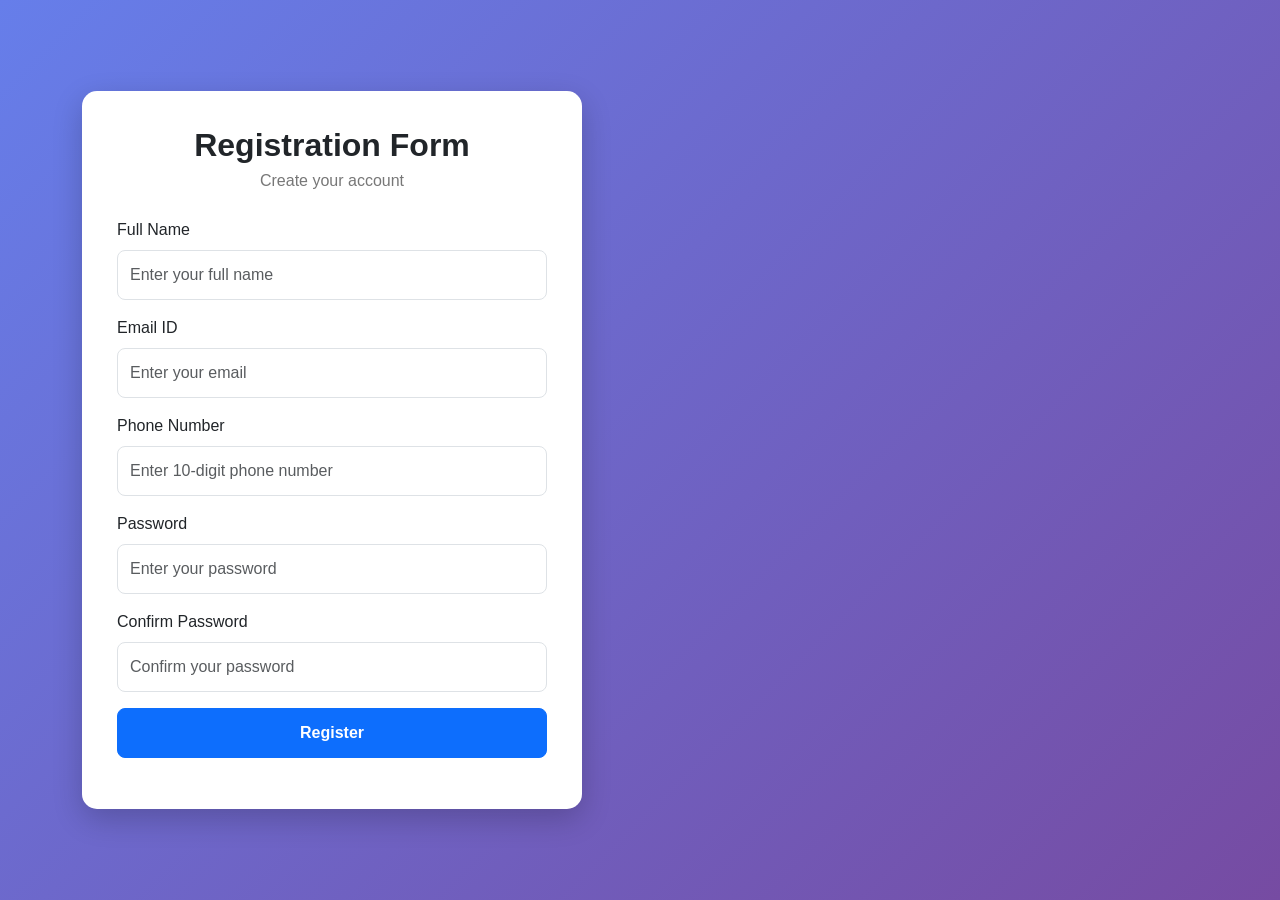
<file: index.html>
<!DOCTYPE html>
<html lang="en">
<head>
    <meta charset="UTF-8">
    <meta name="viewport" content="width=device-width, initial-scale=1.0">
    <title>Form Validation</title>

    <link href="https://cdn.jsdelivr.net/npm/bootstrap@5.3.3/dist/css/bootstrap.min.css" rel="stylesheet">
    <link rel="stylesheet" href="style1.css">
</head>

<body>

<div class="container">
    <div class="form-container">
        <h2>Registration Form</h2>
        <p class="subtitle">Create your account</p>

        <form id="registrationForm" onsubmit="validateForm(event)">

            <div class="mb-3">
                <label for="name" class="form-label">Full Name</label>
                <input type="text" id="name" class="form-control"
                       placeholder="Enter your full name"
                       onchange="validateName()">
                <small id="nameError" class="error"></small>
            </div>

            <div class="mb-3">
                <label for="email" class="form-label">Email ID</label>
                <input type="text" id="email" class="form-control"
                       placeholder="Enter your email"
                       onchange="validateEmail()">
                <small id="emailError" class="error"></small>
            </div>

            <div class="mb-3">
                <label for="phone" class="form-label">Phone Number</label>
                <input type="text" id="phone" class="form-control"
                       placeholder="Enter 10-digit phone number"
                       onchange="validatePhone()">
                <small id="phoneError" class="error"></small>
            </div>

            <div class="mb-3">
                <label for="password" class="form-label">Password</label>
                <input type="password" id="password" class="form-control"
                       placeholder="Enter your password"
                       onchange="validatePassword()">
                <small id="passwordError" class="error"></small>
            </div>

            <div class="mb-3">
                <label for="confirmPassword" class="form-label">Confirm Password</label>
                <input type="password" id="confirmPassword" class="form-control"
                       placeholder="Confirm your password"
                       onchange="validateConfirmPassword()">
                <small id="confirmPasswordError" class="error"></small>
            </div>

            <button type="submit" class="btn btn-primary w-100">
                Register
            </button>

        </form>

        <p id="successMessage"></p>
    </div>
</div>

<script src="script1.js"></script>

</body>
</html>
</file>
<file: style1.css>
body {
    margin: 0;
    padding: 0;
    min-height: 100vh;
    display: flex;
    justify-content: center;
    align-items: center;
    background: linear-gradient(135deg, #667eea, #764ba2);
    font-family: Arial, sans-serif;
}

.form-container {
    width: 100%;
    max-width: 500px;
    background: white;
    padding: 35px;
    border-radius: 15px;
    box-shadow: 0 10px 30px rgba(0, 0, 0, 0.2);
}

h2 {
    text-align: center;
    margin-bottom: 5px;
    font-weight: bold;
}

.subtitle {
    text-align: center;
    color: #777;
    margin-bottom: 25px;
}

.form-control {
    padding: 12px;
    border-radius: 8px;
}

.form-control:focus {
    box-shadow: none;
    border-color: #667eea;
}

.error {
    display: block;
    color: red;
    margin-top: 5px;
    font-size: 13px;
}

.success {
    color: green;
    text-align: center;
    margin-top: 20px;
    font-weight: bold;
}

.btn {
    padding: 12px;
    border-radius: 8px;
    font-weight: bold;
}
</file>
